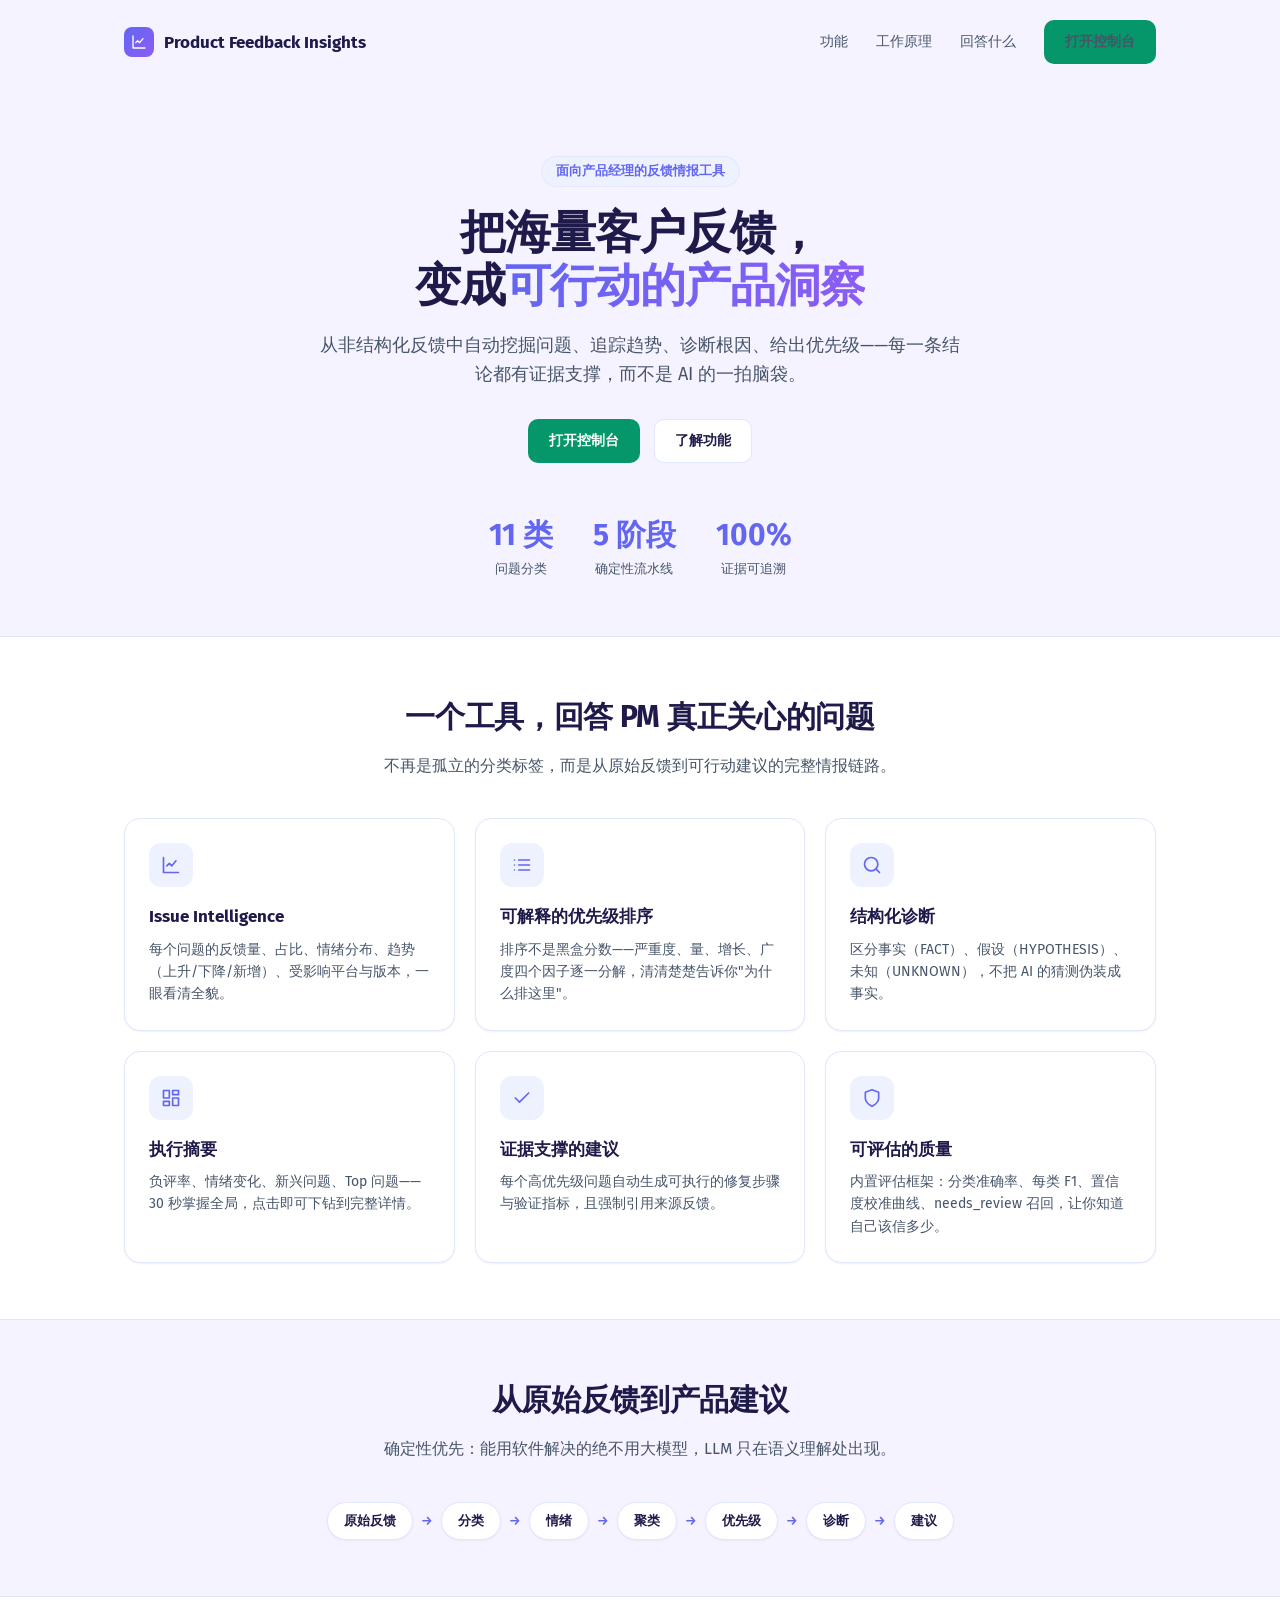
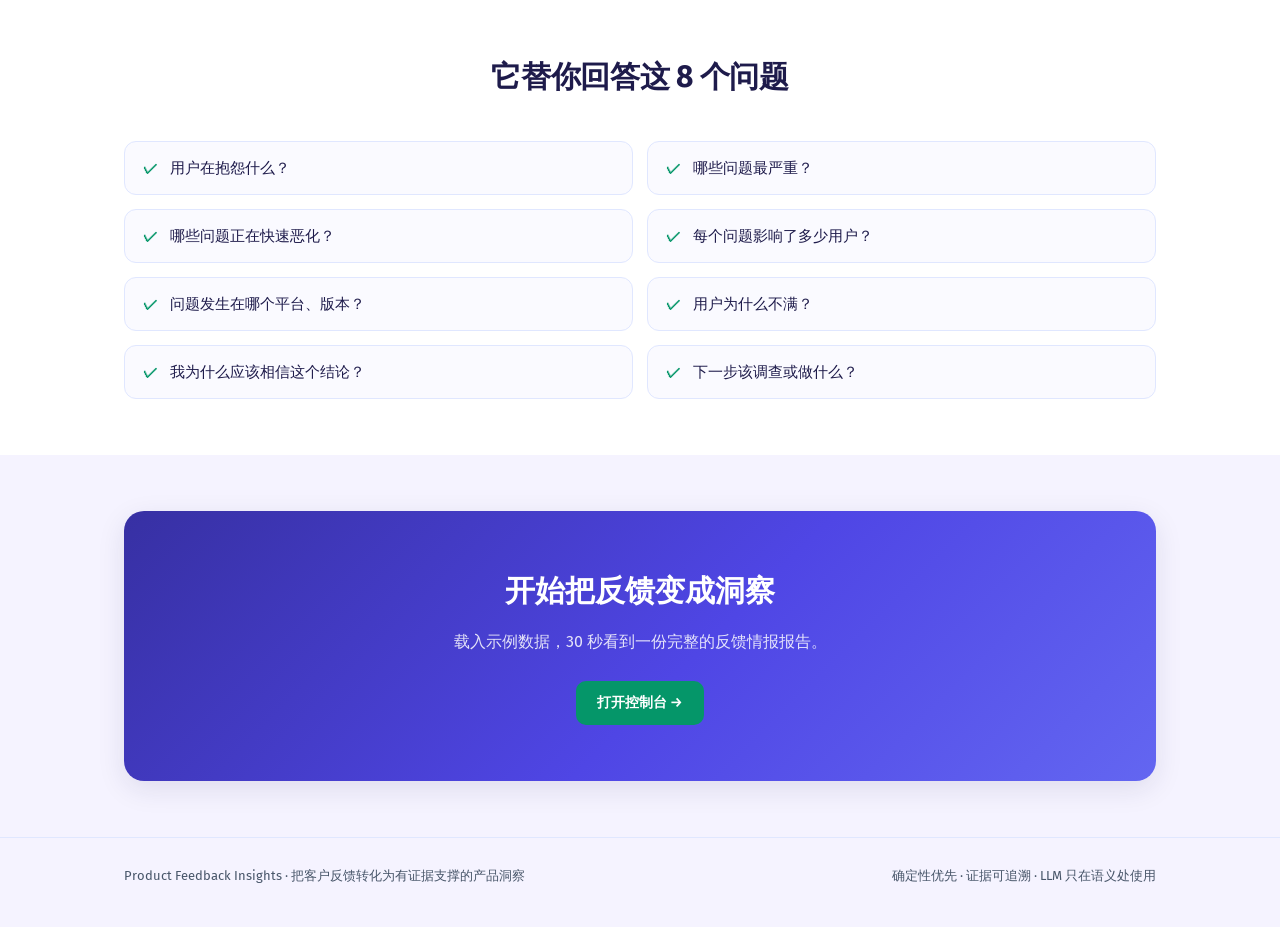
<file: app/static/landing.html>
<!DOCTYPE html>
<html lang="zh-CN">
<head>
  <meta charset="UTF-8">
  <meta name="viewport" content="width=device-width, initial-scale=1.0">
  <title>Product Feedback Insights — 把客户反馈变成产品洞察</title>
  <link rel="preconnect" href="https://fonts.googleapis.com">
  <link rel="preconnect" href="https://fonts.gstatic.com" crossorigin>
  <link href="https://fonts.googleapis.com/css2?family=Fira+Sans:wght@400;500;600;700&display=swap" rel="stylesheet">
  <style>
    :root {
      --bg: #f5f3ff;
      --card: #ffffff;
      --text: #1e1b4b;
      --muted: #475569;
      --border: #e0e7ff;
      --accent: #6366f1;
      --accent-dark: #4f46e5;
      --success: #059669;
      --success-dark: #047857;
      --radius: 16px;
      --shadow-sm: 0 1px 2px rgba(30,27,75,.06);
      --shadow-md: 0 8px 28px rgba(30,27,75,.10);
    }
    * { box-sizing: border-box; }
    body {
      margin: 0;
      font-family: "Fira Sans", -apple-system, BlinkMacSystemFont, "Segoe UI", "PingFang SC", "Microsoft YaHei", sans-serif;
      background: var(--bg);
      color: var(--text);
      line-height: 1.6;
      -webkit-font-smoothing: antialiased;
    }
    a { color: var(--accent); text-decoration: none; }
    .container { max-width: 1080px; margin: 0 auto; padding: 0 24px; }

    /* Nav */
    .nav { display: flex; align-items: center; justify-content: space-between; padding: 20px 0; }
    .brand { display: flex; align-items: center; gap: 10px; font-weight: 700; font-size: 17px; color: var(--text); }
    .brand .logo {
      width: 30px; height: 30px; border-radius: 8px;
      background: linear-gradient(135deg, var(--accent), #8b5cf6);
      display: inline-flex; align-items: center; justify-content: center; color: #fff;
    }
    .nav-links { display: flex; gap: 28px; align-items: center; font-size: 14px; }
    .nav-links a { color: var(--muted); }
    .nav-links a:hover { color: var(--text); }
    .btn {
      display: inline-flex; align-items: center; gap: 6px;
      padding: 10px 20px; min-height: 44px; border-radius: 10px;
      font-size: 14px; font-weight: 600; cursor: pointer; transition: all .15s;
      border: 1px solid transparent;
    }
    .btn-primary { background: var(--success); color: #fff; }
    .btn-primary:hover { background: var(--success-dark); }
    .btn-ghost { background: #fff; border-color: var(--border); color: var(--text); }
    .btn-ghost:hover { border-color: var(--accent); color: var(--accent); }

    /* Hero */
    .hero { text-align: center; padding: 72px 0 56px; }
    .eyebrow {
      display: inline-block; font-size: 13px; font-weight: 600; color: var(--accent);
      background: #eef2ff; border: 1px solid var(--border); border-radius: 999px; padding: 4px 14px; margin-bottom: 20px;
    }
    .hero h1 { font-size: 46px; line-height: 1.15; font-weight: 700; letter-spacing: -0.02em; margin: 0 0 18px; }
    .hero h1 .grad {
      background: linear-gradient(90deg, var(--accent), #8b5cf6);
      -webkit-background-clip: text; background-clip: text; color: transparent;
    }
    .hero p.lead { font-size: 18px; color: var(--muted); max-width: 640px; margin: 0 auto 30px; }
    .hero .cta-row { display: flex; gap: 14px; justify-content: center; flex-wrap: wrap; }
    .hero-stats { display: flex; gap: 40px; justify-content: center; margin-top: 48px; flex-wrap: wrap; }
    .hero-stats .stat { text-align: center; }
    .hero-stats .num { font-size: 30px; font-weight: 700; color: var(--accent); }
    .hero-stats .lbl { font-size: 13px; color: var(--muted); }

    /* Section */
    section { padding: 56px 0; }
    .sec-head { text-align: center; max-width: 620px; margin: 0 auto 40px; }
    .sec-head h2 { font-size: 30px; font-weight: 700; letter-spacing: -0.01em; margin: 0 0 12px; }
    .sec-head p { color: var(--muted); font-size: 16px; margin: 0; }

    /* Features */
    .features { background: #fff; border-top: 1px solid var(--border); border-bottom: 1px solid var(--border); }
    .grid { display: grid; grid-template-columns: repeat(3, 1fr); gap: 20px; }
    .card {
      background: var(--card); border: 1px solid var(--border); border-radius: var(--radius);
      padding: 24px; box-shadow: var(--shadow-sm); transition: box-shadow .2s, transform .2s;
    }
    .card:hover { box-shadow: var(--shadow-md); transform: translateY(-2px); }
    .card .icon {
      width: 44px; height: 44px; border-radius: 12px; display: inline-flex; align-items: center; justify-content: center;
      background: #eef2ff; color: var(--accent); margin-bottom: 16px;
    }
    .card h3 { font-size: 17px; margin: 0 0 8px; }
    .card p { font-size: 14px; color: var(--muted); margin: 0; }

    /* Pipeline */
    .pipeline { background: var(--bg); }
    .pipe {
      display: flex; align-items: center; justify-content: center; gap: 8px; flex-wrap: wrap;
      font-size: 13px; font-weight: 600;
    }
    .pipe .step {
      background: var(--card); border: 1px solid var(--border); border-radius: 999px; padding: 8px 16px; box-shadow: var(--shadow-sm);
    }
    .pipe .arrow { color: var(--accent); }

    /* Questions */
    .questions { background: #fff; border-top: 1px solid var(--border); }
    .qlist { display: grid; grid-template-columns: repeat(2, 1fr); gap: 14px; }
    .qitem { display: flex; align-items: center; gap: 12px; background: #fafaff; border: 1px solid var(--border); border-radius: 12px; padding: 14px 18px; font-size: 15px; }
    .qitem .tick { color: var(--success); font-weight: 700; }

    /* CTA */
    .cta { text-align: center; }
    .cta-box {
      background: linear-gradient(135deg, #3730a3 0%, #4f46e5 55%, #6366f1 100%);
      border-radius: 20px; padding: 56px 32px; color: #fff; box-shadow: var(--shadow-md);
    }
    .cta-box h2 { font-size: 30px; margin: 0 0 14px; }
    .cta-box p { opacity: .85; font-size: 16px; margin: 0 0 26px; }
    .cta-box .btn-primary { background: var(--success); }

    /* Footer */
    footer { border-top: 1px solid var(--border); padding: 28px 0 40px; color: var(--muted); font-size: 13px; }
    .foot { display: flex; justify-content: space-between; flex-wrap: wrap; gap: 12px; }

    @media (max-width: 800px) {
      .grid { grid-template-columns: 1fr; }
      .qlist { grid-template-columns: 1fr; }
      .hero h1 { font-size: 34px; }
      .nav-links { display: none; }
    }
    @media (prefers-reduced-motion: reduce) {
      *, *::before, *::after { animation-duration: .01ms !important; transition-duration: .01ms !important; }
    }
    :focus-visible { outline: 2px solid var(--accent); outline-offset: 2px; }
  </style>
</head>
<body>
  <div class="container">
    <nav class="nav">
      <a class="brand" href="/landing"><span class="logo">
        <svg width="16" height="16" viewBox="0 0 24 24" fill="none" stroke="currentColor" stroke-width="2" stroke-linecap="round" stroke-linejoin="round"><path d="M3 3v18h18"/><path d="M7 13l3-3 3 3 5-6"/></svg>
      </span>Product Feedback Insights</a>
      <div class="nav-links">
        <a href="#features">功能</a>
        <a href="#pipeline">工作原理</a>
        <a href="#questions">回答什么</a>
        <a class="btn btn-primary" href="/">打开控制台</a>
      </div>
    </nav>

    <header class="hero">
      <span class="eyebrow">面向产品经理的反馈情报工具</span>
      <h1>把海量客户反馈，<br>变成<span class="grad">可行动的产品洞察</span></h1>
      <p class="lead">从非结构化反馈中自动挖掘问题、追踪趋势、诊断根因、给出优先级——每一条结论都有证据支撑，而不是 AI 的一拍脑袋。</p>
      <div class="cta-row">
        <a class="btn btn-primary" href="/">打开控制台</a>
        <a class="btn btn-ghost" href="#features">了解功能</a>
      </div>
      <div class="hero-stats">
        <div class="stat"><div class="num">11 类</div><div class="lbl">问题分类</div></div>
        <div class="stat"><div class="num">5 阶段</div><div class="lbl">确定性流水线</div></div>
        <div class="stat"><div class="num">100%</div><div class="lbl">证据可追溯</div></div>
      </div>
    </header>
  </div>

  <section class="features" id="features">
    <div class="container">
      <div class="sec-head">
        <h2>一个工具，回答 PM 真正关心的问题</h2>
        <p>不再是孤立的分类标签，而是从原始反馈到可行动建议的完整情报链路。</p>
      </div>
      <div class="grid">
        <div class="card">
          <span class="icon"><svg width="20" height="20" viewBox="0 0 24 24" fill="none" stroke="currentColor" stroke-width="2" stroke-linecap="round" stroke-linejoin="round"><path d="M3 3v18h18"/><path d="M7 13l3-3 3 3 5-6"/></svg></span>
          <h3>Issue Intelligence</h3>
          <p>每个问题的反馈量、占比、情绪分布、趋势（上升/下降/新增）、受影响平台与版本，一眼看清全貌。</p>
        </div>
        <div class="card">
          <span class="icon"><svg width="20" height="20" viewBox="0 0 24 24" fill="none" stroke="currentColor" stroke-width="2" stroke-linecap="round" stroke-linejoin="round"><path d="M8 6h13M8 12h13M8 18h13"/><path d="M3 6h.01M3 12h.01M3 18h.01"/></svg></span>
          <h3>可解释的优先级排序</h3>
          <p>排序不是黑盒分数——严重度、量、增长、广度四个因子逐一分解，清清楚楚告诉你"为什么排这里"。</p>
        </div>
        <div class="card">
          <span class="icon"><svg width="20" height="20" viewBox="0 0 24 24" fill="none" stroke="currentColor" stroke-width="2" stroke-linecap="round" stroke-linejoin="round"><circle cx="11" cy="11" r="8"/><path d="m21 21-4.3-4.3"/></svg></span>
          <h3>结构化诊断</h3>
          <p>区分事实（FACT）、假设（HYPOTHESIS）、未知（UNKNOWN），不把 AI 的猜测伪装成事实。</p>
        </div>
        <div class="card">
          <span class="icon"><svg width="20" height="20" viewBox="0 0 24 24" fill="none" stroke="currentColor" stroke-width="2" stroke-linecap="round" stroke-linejoin="round"><rect x="3" y="3" width="7" height="9"/><rect x="14" y="3" width="7" height="5"/><rect x="14" y="12" width="7" height="9"/><rect x="3" y="16" width="7" height="5"/></svg></span>
          <h3>执行摘要</h3>
          <p>负评率、情绪变化、新兴问题、Top 问题——30 秒掌握全局，点击即可下钻到完整详情。</p>
        </div>
        <div class="card">
          <span class="icon"><svg width="20" height="20" viewBox="0 0 24 24" fill="none" stroke="currentColor" stroke-width="2" stroke-linecap="round" stroke-linejoin="round"><path d="M20 6 9 17l-5-5"/></svg></span>
          <h3>证据支撑的建议</h3>
          <p>每个高优先级问题自动生成可执行的修复步骤与验证指标，且强制引用来源反馈。</p>
        </div>
        <div class="card">
          <span class="icon"><svg width="20" height="20" viewBox="0 0 24 24" fill="none" stroke="currentColor" stroke-width="2" stroke-linecap="round" stroke-linejoin="round"><path d="M12 22s8-4 8-10V5l-8-3-8 3v7c0 6 8 10 8 10z"/></svg></span>
          <h3>可评估的质量</h3>
          <p>内置评估框架：分类准确率、每类 F1、置信度校准曲线、needs_review 召回，让你知道自己该信多少。</p>
        </div>
      </div>
    </div>
  </section>

  <section class="pipeline" id="pipeline">
    <div class="container">
      <div class="sec-head">
        <h2>从原始反馈到产品建议</h2>
        <p>确定性优先：能用软件解决的绝不用大模型，LLM 只在语义理解处出现。</p>
      </div>
      <div class="pipe">
        <span class="step">原始反馈</span><span class="arrow">→</span>
        <span class="step">分类</span><span class="arrow">→</span>
        <span class="step">情绪</span><span class="arrow">→</span>
        <span class="step">聚类</span><span class="arrow">→</span>
        <span class="step">优先级</span><span class="arrow">→</span>
        <span class="step">诊断</span><span class="arrow">→</span>
        <span class="step">建议</span>
      </div>
    </div>
  </section>

  <section class="questions" id="questions">
    <div class="container">
      <div class="sec-head">
        <h2>它替你回答这 8 个问题</h2>
      </div>
      <div class="qlist">
        <div class="qitem"><span class="tick">✓</span>用户在抱怨什么？</div>
        <div class="qitem"><span class="tick">✓</span>哪些问题最严重？</div>
        <div class="qitem"><span class="tick">✓</span>哪些问题正在快速恶化？</div>
        <div class="qitem"><span class="tick">✓</span>每个问题影响了多少用户？</div>
        <div class="qitem"><span class="tick">✓</span>问题发生在哪个平台、版本？</div>
        <div class="qitem"><span class="tick">✓</span>用户为什么不满？</div>
        <div class="qitem"><span class="tick">✓</span>我为什么应该相信这个结论？</div>
        <div class="qitem"><span class="tick">✓</span>下一步该调查或做什么？</div>
      </div>
    </div>
  </section>

  <section class="cta">
    <div class="container">
      <div class="cta-box">
        <h2>开始把反馈变成洞察</h2>
        <p>载入示例数据，30 秒看到一份完整的反馈情报报告。</p>
        <a class="btn btn-primary" href="/">打开控制台 →</a>
      </div>
    </div>
  </section>

  <footer>
    <div class="container foot">
      <span>Product Feedback Insights · 把客户反馈转化为有证据支撑的产品洞察</span>
      <span>确定性优先 · 证据可追溯 · LLM 只在语义处使用</span>
    </div>
  </footer>
</body>
</html>
</file>
